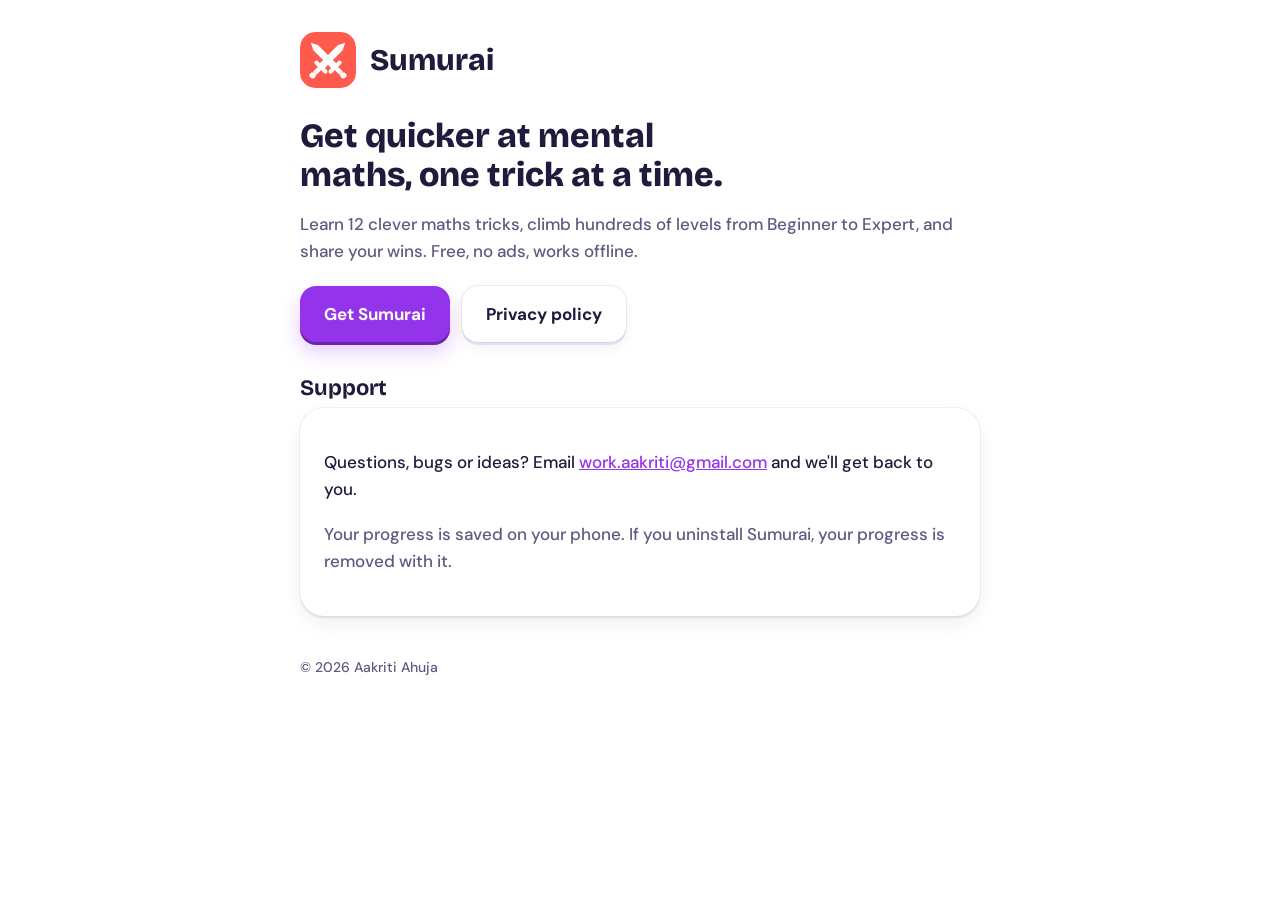
<file: index.html>
<!doctype html>
<html lang="en">
<head>
<meta charset="utf-8"><meta name="viewport" content="width=device-width, initial-scale=1, viewport-fit=cover">
<title>Sumurai – Mental Maths Trainer</title>
<meta name="description" content="Get quicker at mental maths with fun tricks, hundreds of levels and daily challenges.">
<link rel="icon" href="mark.svg"><link rel="stylesheet" href="style.css">
</head>
<body><main>
<header><img src="mark.svg" alt=""><a href="./">Sumurai</a></header>
<h1>Get quicker at mental maths, one trick at a time.</h1>
<p class="soft">Learn 12 clever maths tricks, climb hundreds of levels from Beginner to Expert, and share your wins. Free, no ads, works offline.</p>
<div class="btns">
  <a class="btn" href="get.html">Get Sumurai</a>
  <a class="btn secondary" href="privacy.html">Privacy policy</a>
</div>
<h2>Support</h2>
<div class="card">
  <p>Questions, bugs or ideas? Email <a href="mailto:work.aakriti@gmail.com">work.aakriti@gmail.com</a> and we'll get back to you.</p>
  <p class="soft">Your progress is saved on your phone. If you uninstall Sumurai, your progress is removed with it.</p>
</div>
<footer>© 2026 Aakriti Ahuja</footer>
</main></body>
</html>
</file>
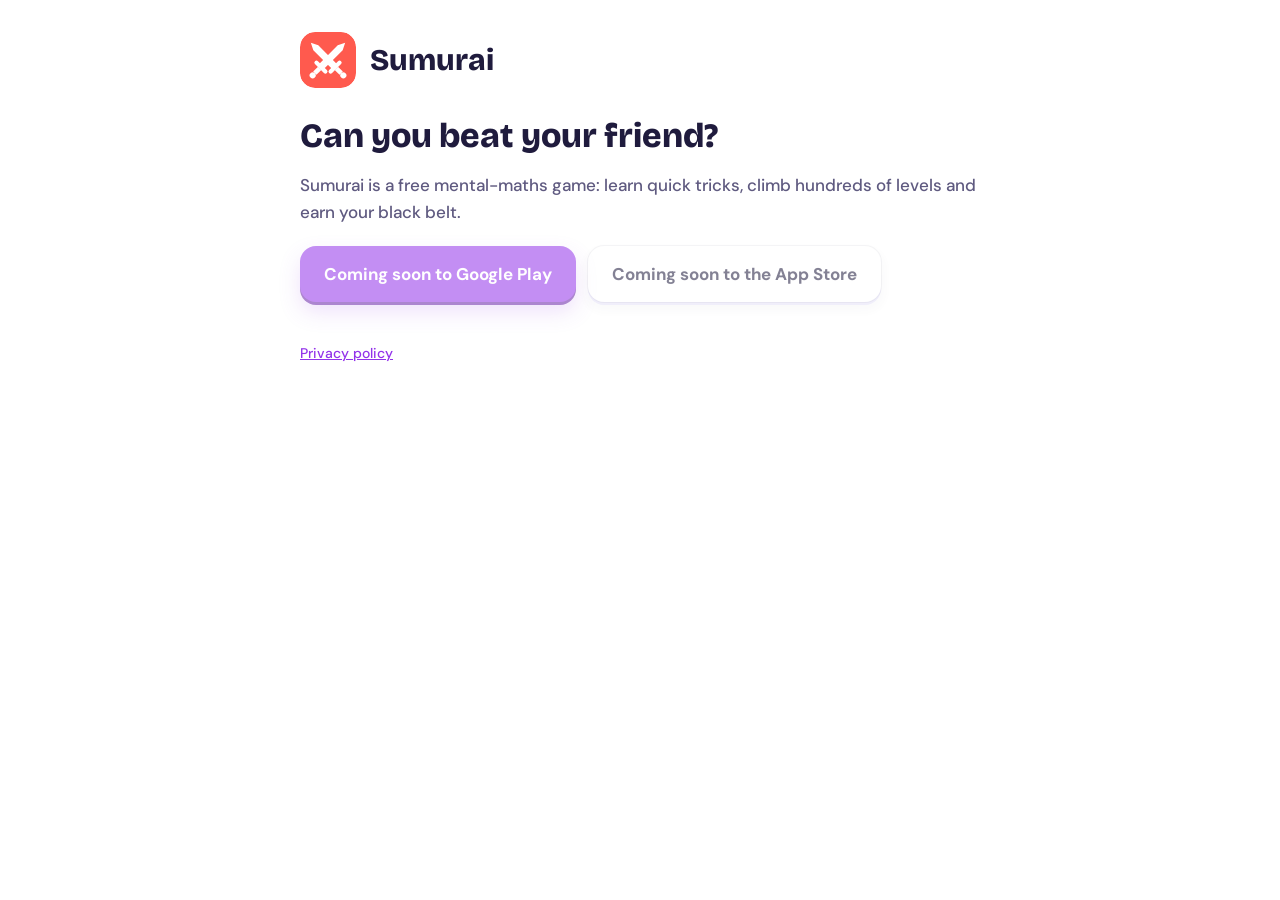
<file: get.html>
<!doctype html>
<html lang="en">
<head>
<meta charset="utf-8"><meta name="viewport" content="width=device-width, initial-scale=1, viewport-fit=cover">
<title>Get Sumurai</title>
<meta name="description" content="Can you beat me? Get Sumurai, the mental maths game, free.">
<meta property="og:title" content="Can you beat me on Sumurai?">
<meta property="og:description" content="Get quicker at mental maths with tricks, hundreds of levels and daily challenges. Free.">
<link rel="icon" href="mark.svg"><link rel="stylesheet" href="style.css">
</head>
<body><main>
<header><img src="mark.svg" alt=""><a href="./">Sumurai</a></header>
<h1 id="title">Can you beat your friend?</h1>
<p class="soft">Sumurai is a free mental-maths game: learn quick tricks, climb hundreds of levels and earn your black belt.</p>
<div class="btns">
  <a class="btn" id="play" href="#">Get it on Google Play</a>
  <a class="btn secondary" id="ios" href="#">Download on the App Store</a>
</div>
<p class="soft" id="code"></p>
<footer><a href="privacy.html">Privacy policy</a></footer>
</main>
<script>
// Share landing page. Links look like get.html?ref=K7Q2XM&m=level
// Android goes to Play with the referrer kept, so installs per invite code show up in the Play Console.
// iPhone goes to the App Store (campaign ct=ref_<CODE> shows in App Store Connect analytics).
// Until a store goes live its button reads "Coming soon" and nobody is sent to a "not found" page.
// Launch day: set IOS_LIVE / PLAY_LIVE to true. No app update is needed.
(function () {
  var PLAY_ID = "com.sumurai.app";
  var APP_STORE_ID = "6835748096"; // Apple ID of the Sumurai app record in App Store Connect
  var IOS_LIVE = false;
  var PLAY_LIVE = false;
  var q = new URLSearchParams(location.search);
  var ref = (q.get("ref") || "").replace(/[^A-Z0-9]/gi, "").slice(0, 12).toUpperCase();
  var medium = (q.get("m") || "share").replace(/[^a-z_]/gi, "").slice(0, 24);
  var referrer = "utm_source=share&utm_medium=" + medium + (ref ? "&utm_campaign=ref_" + ref : "");
  var play = "https://play.google.com/store/apps/details?id=" + PLAY_ID + "&referrer=" + encodeURIComponent(referrer);
  var ios = "https://apps.apple.com/app/id" + APP_STORE_ID + "?ct=" + encodeURIComponent(ref ? "ref_" + ref : "share") + "&mt=8";
  function setup(id, url, live, soonText) {
    var b = document.getElementById(id);
    if (live) { b.href = url; return; }
    b.removeAttribute("href"); b.textContent = soonText; b.setAttribute("aria-disabled", "true");
    b.style.opacity = "0.55"; b.style.pointerEvents = "none";
  }
  setup("play", play, PLAY_LIVE, "Coming soon to Google Play");
  setup("ios", ios, IOS_LIVE, "Coming soon to the App Store");
  if (ref) document.getElementById("code").textContent = "Invite code " + ref;
  var ua = navigator.userAgent || "";
  if (PLAY_LIVE && /android/i.test(ua)) location.replace(play);
  else if (IOS_LIVE && /iphone|ipad|ipod/i.test(ua)) location.replace(ios);
})();
</script>
</body>
</html>
</file>
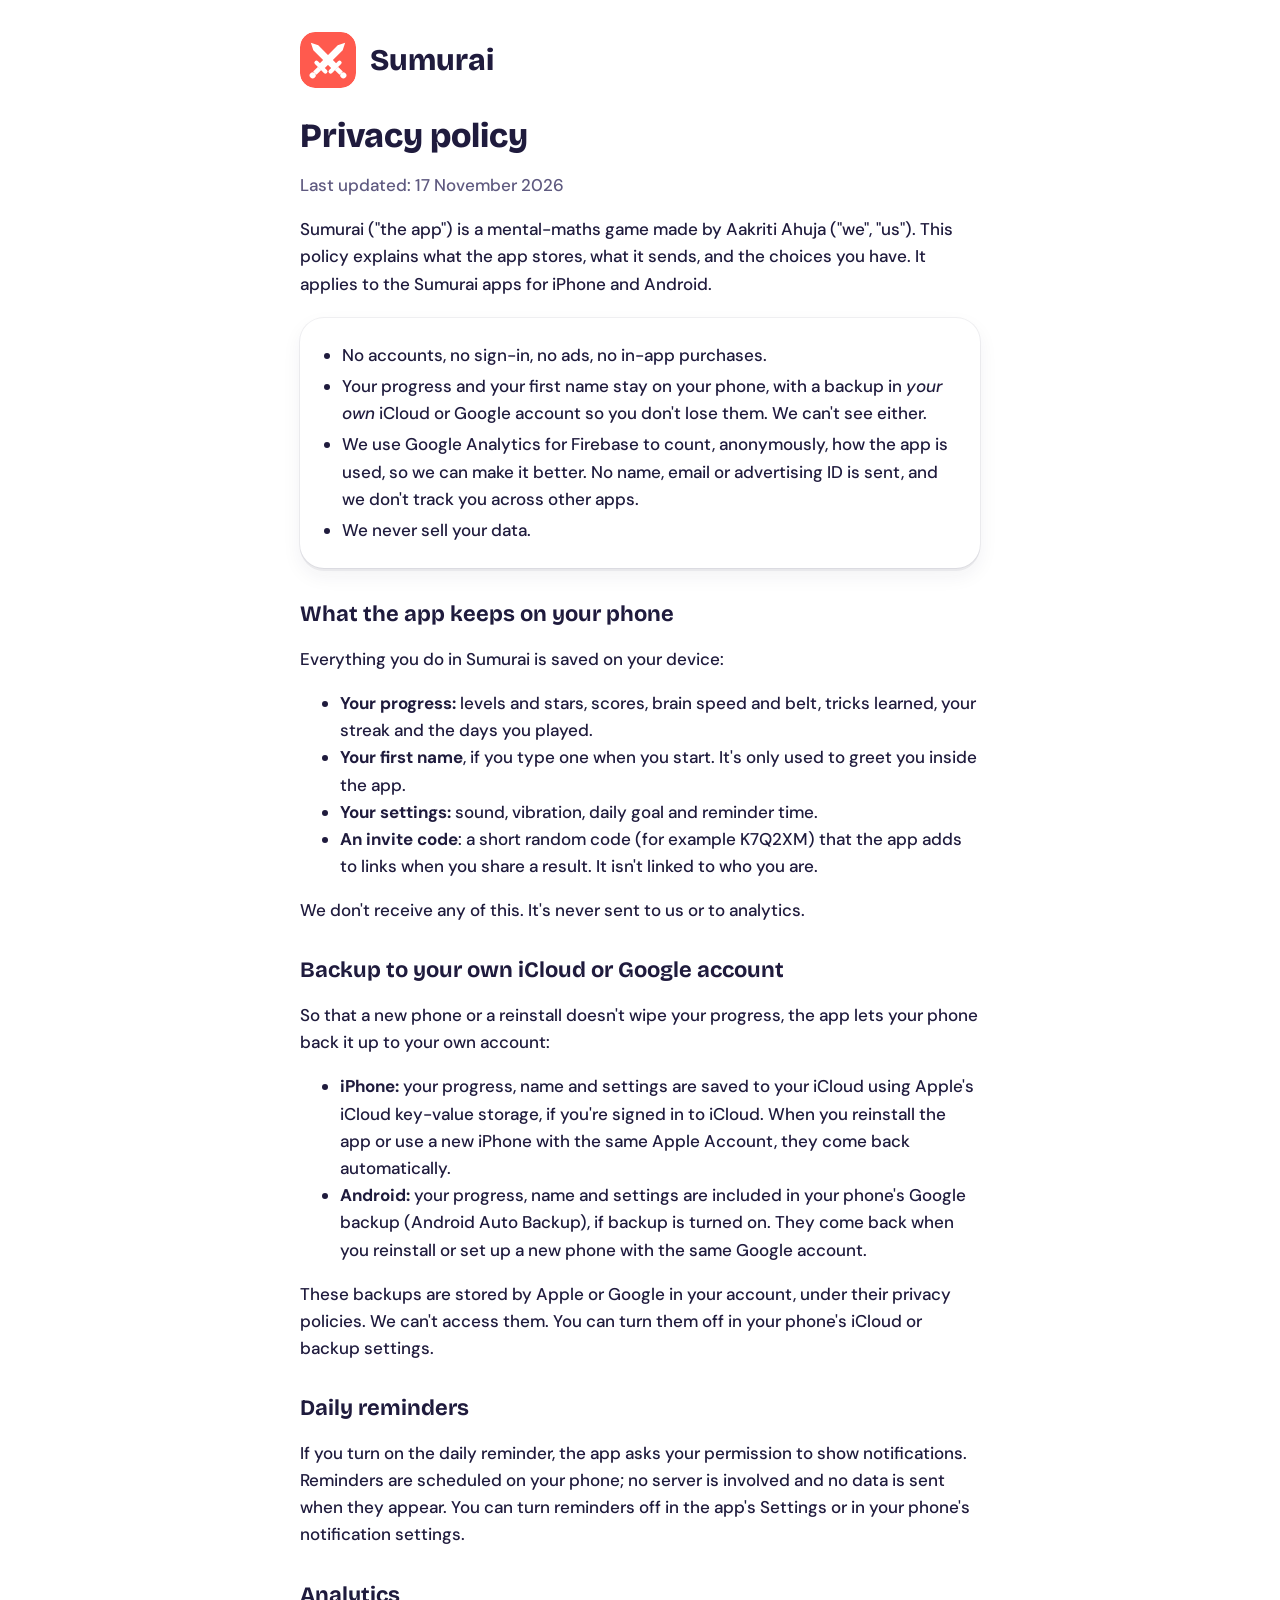
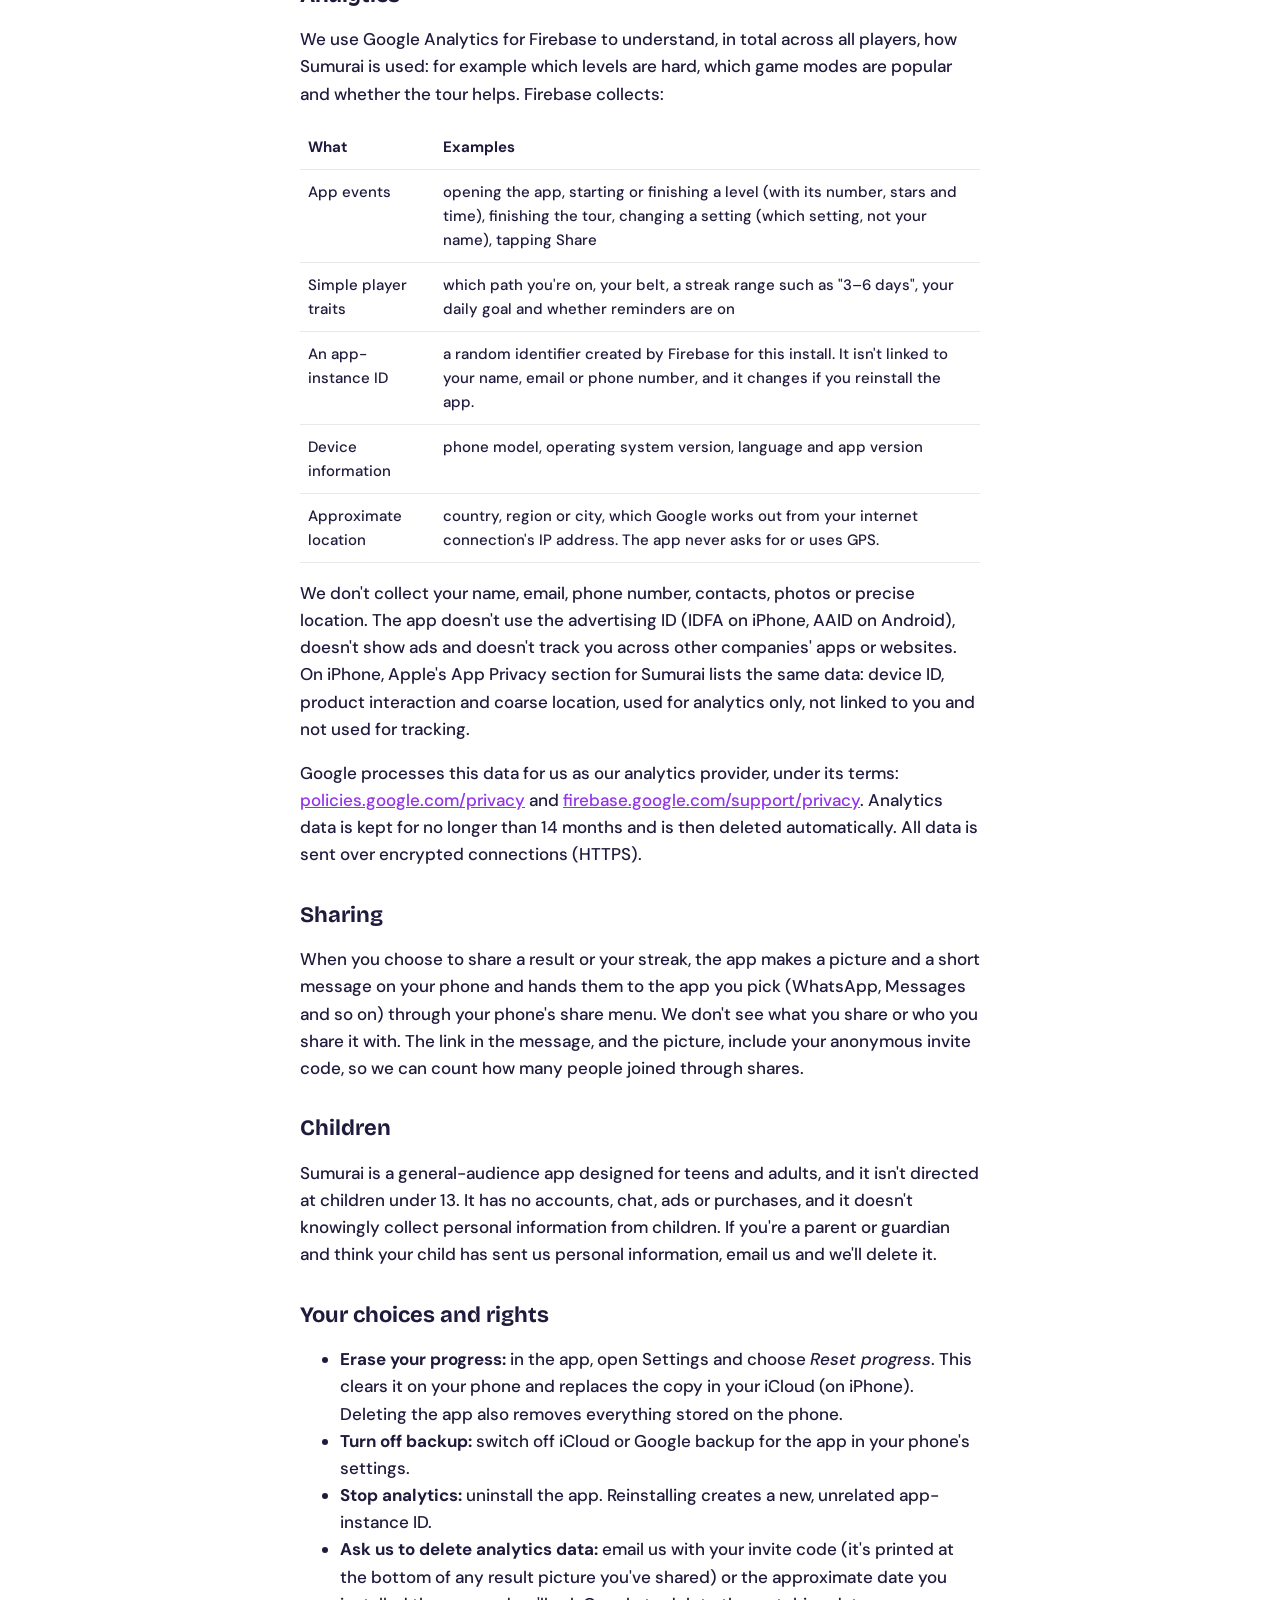
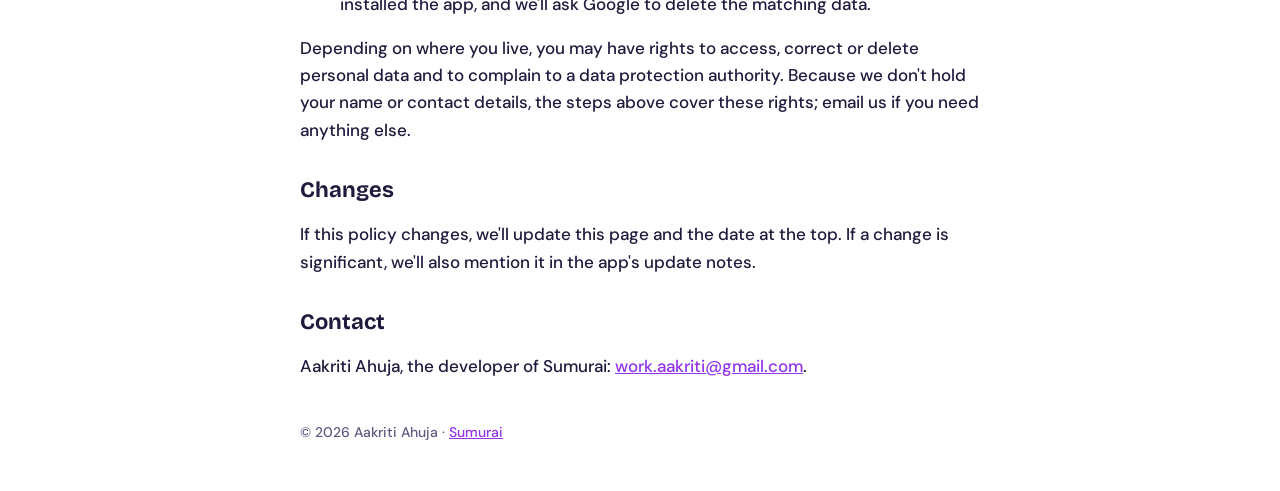
<file: privacy.html>
<!doctype html>
<html lang="en">
<head>
<meta charset="utf-8"><meta name="viewport" content="width=device-width, initial-scale=1, viewport-fit=cover">
<title>Sumurai Privacy Policy</title>
<meta name="description" content="What the Sumurai mental-maths game stores, what it sends, and your choices.">
<link rel="icon" href="mark.svg"><link rel="stylesheet" href="style.css">
<style>
  .sum { margin:20px 0 8px; padding:20px 22px; }
  .sum ul { margin:0; padding-left:20px; }
  .sum li { margin:4px 0; }
  table { width:100%; border-collapse:collapse; margin:12px 0; font-size:15px; }
  th, td { text-align:left; vertical-align:top; padding:10px 8px; border-bottom:1px solid var(--line); }
  th { font-weight:700; }
  @media (max-width: 520px) { table, tbody, tr, td, th, thead { display:block; } thead { display:none; }
    tr { padding:8px 0; border-bottom:1px solid var(--line); } td { border:0; padding:2px 0; } td:first-child { font-weight:700; } }
</style>
</head>
<body><main>
<header><img src="mark.svg" alt=""><a href="./">Sumurai</a></header>
<h1>Privacy policy</h1>
<p class="soft">Last updated: 17 November 2026</p>

<p>Sumurai ("the app") is a mental-maths game made by Aakriti Ahuja ("we", "us"). This policy explains what the app stores, what it sends, and the choices you have. It applies to the Sumurai apps for iPhone and Android.</p>

<div class="card sum">
<ul>
  <li>No accounts, no sign-in, no ads, no in-app purchases.</li>
  <li>Your progress and your first name stay on your phone, with a backup in <em>your own</em> iCloud or Google account so you don't lose them. We can't see either.</li>
  <li>We use Google Analytics for Firebase to count, anonymously, how the app is used, so we can make it better. No name, email or advertising ID is sent, and we don't track you across other apps.</li>
  <li>We never sell your data.</li>
</ul>
</div>

<h2>What the app keeps on your phone</h2>
<p>Everything you do in Sumurai is saved on your device:</p>
<ul>
  <li><strong>Your progress:</strong> levels and stars, scores, brain speed and belt, tricks learned, your streak and the days you played.</li>
  <li><strong>Your first name</strong>, if you type one when you start. It's only used to greet you inside the app.</li>
  <li><strong>Your settings:</strong> sound, vibration, daily goal and reminder time.</li>
  <li><strong>An invite code</strong>: a short random code (for example K7Q2XM) that the app adds to links when you share a result. It isn't linked to who you are.</li>
</ul>
<p>We don't receive any of this. It's never sent to us or to analytics.</p>

<h2>Backup to your own iCloud or Google account</h2>
<p>So that a new phone or a reinstall doesn't wipe your progress, the app lets your phone back it up to your own account:</p>
<ul>
  <li><strong>iPhone:</strong> your progress, name and settings are saved to your iCloud using Apple's iCloud key-value storage, if you're signed in to iCloud. When you reinstall the app or use a new iPhone with the same Apple Account, they come back automatically.</li>
  <li><strong>Android:</strong> your progress, name and settings are included in your phone's Google backup (Android Auto Backup), if backup is turned on. They come back when you reinstall or set up a new phone with the same Google account.</li>
</ul>
<p>These backups are stored by Apple or Google in your account, under their privacy policies. We can't access them. You can turn them off in your phone's iCloud or backup settings.</p>

<h2>Daily reminders</h2>
<p>If you turn on the daily reminder, the app asks your permission to show notifications. Reminders are scheduled on your phone; no server is involved and no data is sent when they appear. You can turn reminders off in the app's Settings or in your phone's notification settings.</p>

<h2>Analytics</h2>
<p>We use Google Analytics for Firebase to understand, in total across all players, how Sumurai is used: for example which levels are hard, which game modes are popular and whether the tour helps. Firebase collects:</p>
<table>
  <thead><tr><th>What</th><th>Examples</th></tr></thead>
  <tbody>
    <tr><td>App events</td><td>opening the app, starting or finishing a level (with its number, stars and time), finishing the tour, changing a setting (which setting, not your name), tapping Share</td></tr>
    <tr><td>Simple player traits</td><td>which path you're on, your belt, a streak range such as "3–6 days", your daily goal and whether reminders are on</td></tr>
    <tr><td>An app-instance ID</td><td>a random identifier created by Firebase for this install. It isn't linked to your name, email or phone number, and it changes if you reinstall the app.</td></tr>
    <tr><td>Device information</td><td>phone model, operating system version, language and app version</td></tr>
    <tr><td>Approximate location</td><td>country, region or city, which Google works out from your internet connection's IP address. The app never asks for or uses GPS.</td></tr>
  </tbody>
</table>
<p>We don't collect your name, email, phone number, contacts, photos or precise location. The app doesn't use the advertising ID (IDFA on iPhone, AAID on Android), doesn't show ads and doesn't track you across other companies' apps or websites. On iPhone, Apple's App Privacy section for Sumurai lists the same data: device ID, product interaction and coarse location, used for analytics only, not linked to you and not used for tracking.</p>
<p>Google processes this data for us as our analytics provider, under its terms: <a href="https://policies.google.com/privacy">policies.google.com/privacy</a> and <a href="https://firebase.google.com/support/privacy">firebase.google.com/support/privacy</a>. Analytics data is kept for no longer than 14 months and is then deleted automatically. All data is sent over encrypted connections (HTTPS).</p>

<h2>Sharing</h2>
<p>When you choose to share a result or your streak, the app makes a picture and a short message on your phone and hands them to the app you pick (WhatsApp, Messages and so on) through your phone's share menu. We don't see what you share or who you share it with. The link in the message, and the picture, include your anonymous invite code, so we can count how many people joined through shares.</p>

<h2>Children</h2>
<p>Sumurai is a general-audience app designed for teens and adults, and it isn't directed at children under 13. It has no accounts, chat, ads or purchases, and it doesn't knowingly collect personal information from children. If you're a parent or guardian and think your child has sent us personal information, email us and we'll delete it.</p>

<h2>Your choices and rights</h2>
<ul>
  <li><strong>Erase your progress:</strong> in the app, open Settings and choose <em>Reset progress</em>. This clears it on your phone and replaces the copy in your iCloud (on iPhone). Deleting the app also removes everything stored on the phone.</li>
  <li><strong>Turn off backup:</strong> switch off iCloud or Google backup for the app in your phone's settings.</li>
  <li><strong>Stop analytics:</strong> uninstall the app. Reinstalling creates a new, unrelated app-instance ID.</li>
  <li><strong>Ask us to delete analytics data:</strong> email us with your invite code (it's printed at the bottom of any result picture you've shared) or the approximate date you installed the app, and we'll ask Google to delete the matching data.</li>
</ul>
<p>Depending on where you live, you may have rights to access, correct or delete personal data and to complain to a data protection authority. Because we don't hold your name or contact details, the steps above cover these rights; email us if you need anything else.</p>

<h2>Changes</h2>
<p>If this policy changes, we'll update this page and the date at the top. If a change is significant, we'll also mention it in the app's update notes.</p>

<h2>Contact</h2>
<p>Aakriti Ahuja, the developer of Sumurai: <a href="mailto:work.aakriti@gmail.com">work.aakriti@gmail.com</a>.</p>
<footer>© 2026 Aakriti Ahuja · <a href="./">Sumurai</a></footer>
</main></body>
</html>
</file>
<file: style.css>
@import url("https://fonts.googleapis.com/css2?family=Bricolage+Grotesque:opsz,wght@12..96,700;12..96,800&family=DM+Sans:opsz,wght@9..40,500;9..40,700&display=swap");
:root { --bg:#ffffff; --surface:#fff; --ink:#1f1b3d; --soft:#5f5a80; --primary:#9333ea; --edge:#6a25a8; --on-primary:#ffffff; --coral:#ff5a4e; --line:#1f1b3d1a; }
@media (prefers-color-scheme: dark) { :root { --bg:#14122b; --surface:#1f1c3d; --ink:#f2f0ff; --soft:#a9a4cf; --primary:#c084fc; --edge:#8b3fd6; --on-primary:#14122b; --line:#f2f0ff1f; } }
* { box-sizing: border-box; }
[hidden] { display: none !important; }
body { margin:0; background:var(--bg); color:var(--ink); font:500 17px/1.6 "DM Sans", system-ui, sans-serif;
  padding: 32px max(16px, env(safe-area-inset-left)) 48px max(16px, env(safe-area-inset-right)); }
main { max-width: 680px; margin: 0 auto; }
header { display:flex; align-items:center; gap:14px; margin-bottom:28px; }
header img { width:56px; height:56px; border-radius:15px; }
header a { font:800 30px "Bricolage Grotesque", system-ui, sans-serif; color:var(--ink); text-decoration:none; }
h1 { font:800 34px/1.15 "Bricolage Grotesque", system-ui, sans-serif; margin:0 0 8px; text-wrap:balance; }
h2 { font:700 22px/1.3 "Bricolage Grotesque", system-ui, sans-serif; margin:32px 0 6px; }
p, li { color:var(--ink); } .soft { color:var(--soft); }
a { color:var(--primary); }
.card { background:var(--surface); border-radius:24px; padding:24px; box-shadow:0 0 0 1px rgba(31,27,61,.06), 0 3px 0 rgba(31,27,61,.06), 0 8px 20px rgba(31,27,61,.06); }
.btn { display:inline-flex; align-items:center; justify-content:center; gap:8px; min-height:56px; padding:0 24px; border-radius:16px;
  background:var(--primary); color:var(--on-primary); font:700 17px "DM Sans", system-ui, sans-serif; text-decoration:none; box-shadow:0 3px 0 var(--edge), 0 10px 20px rgba(147,51,234,.25); }
.btn.secondary { background:var(--surface); color:var(--ink); box-shadow:0 0 0 1px rgba(31,27,61,.08), 0 3px 0 #e4e1f7, 0 6px 12px rgba(31,27,61,.06); }
.btns { display:flex; flex-wrap:wrap; gap:12px; margin-top:20px; }
footer { margin-top:40px; font-size:14px; color:var(--soft); }
</file>
